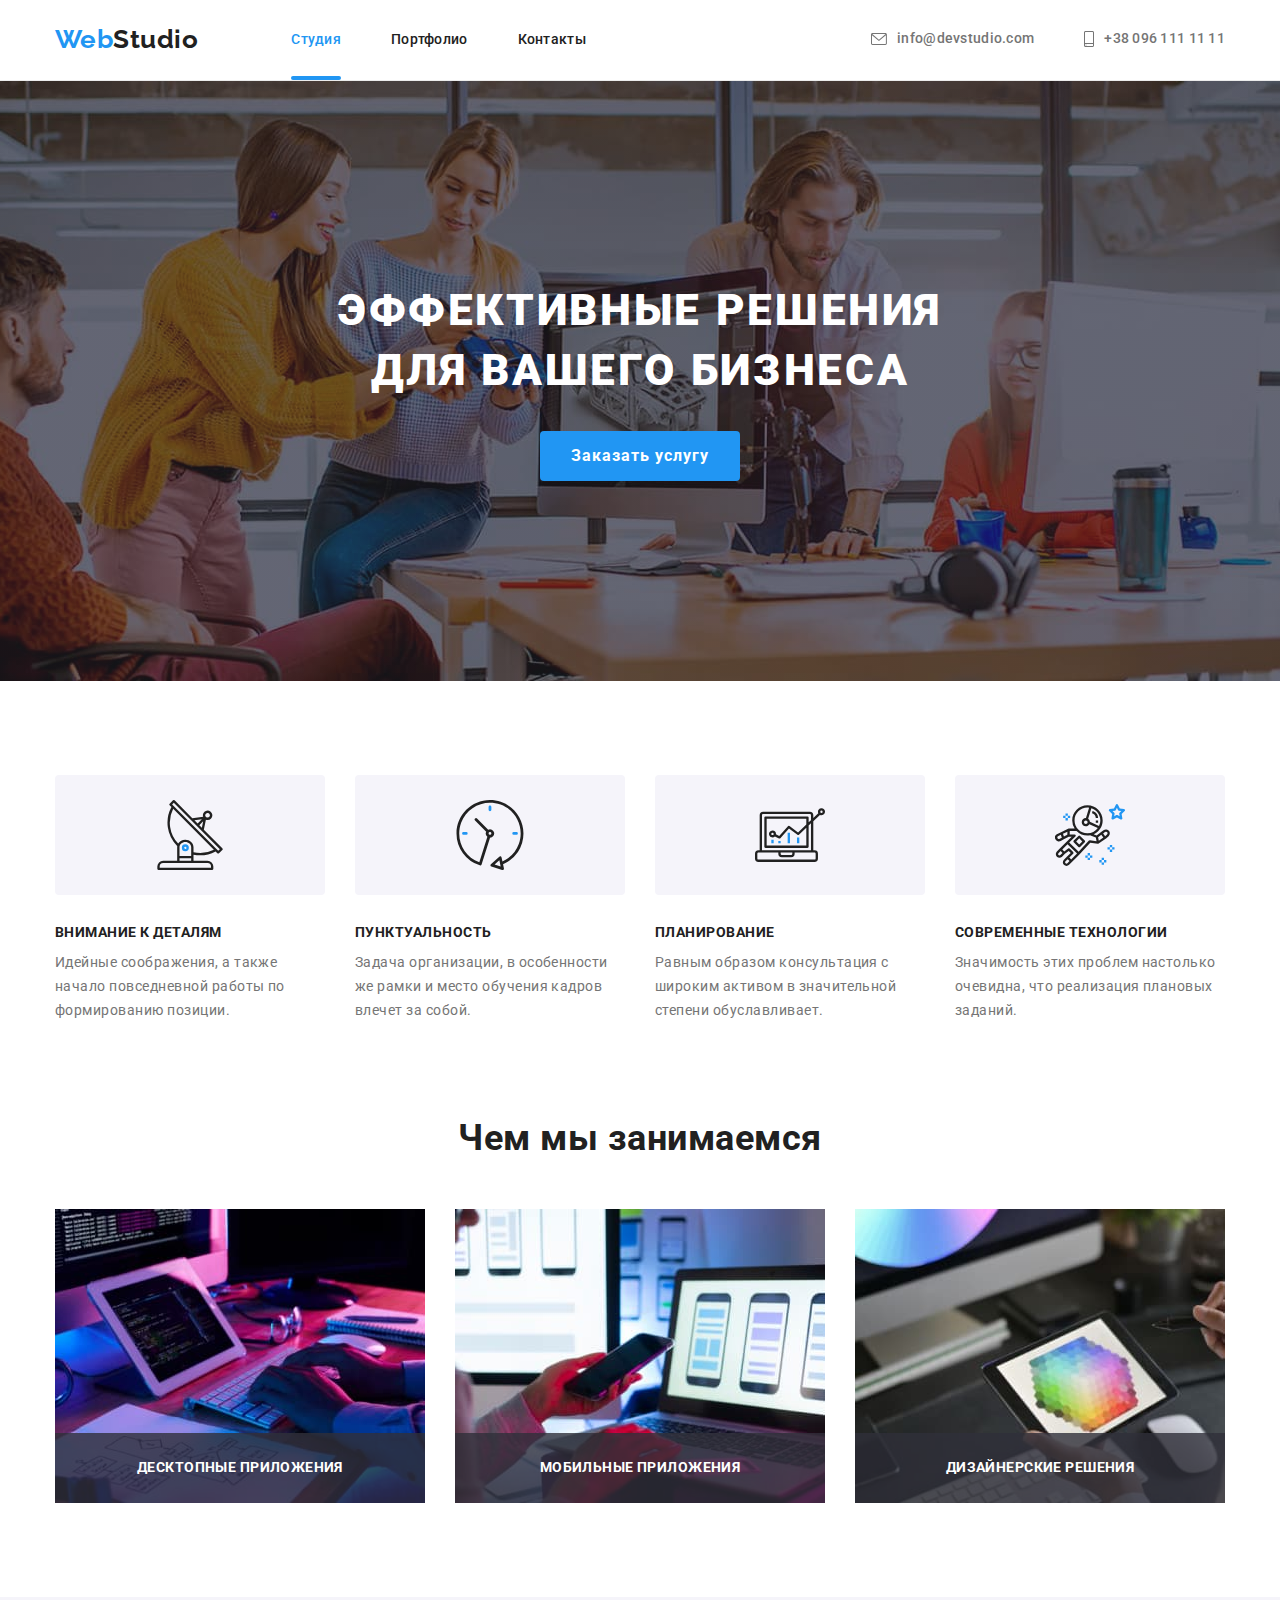
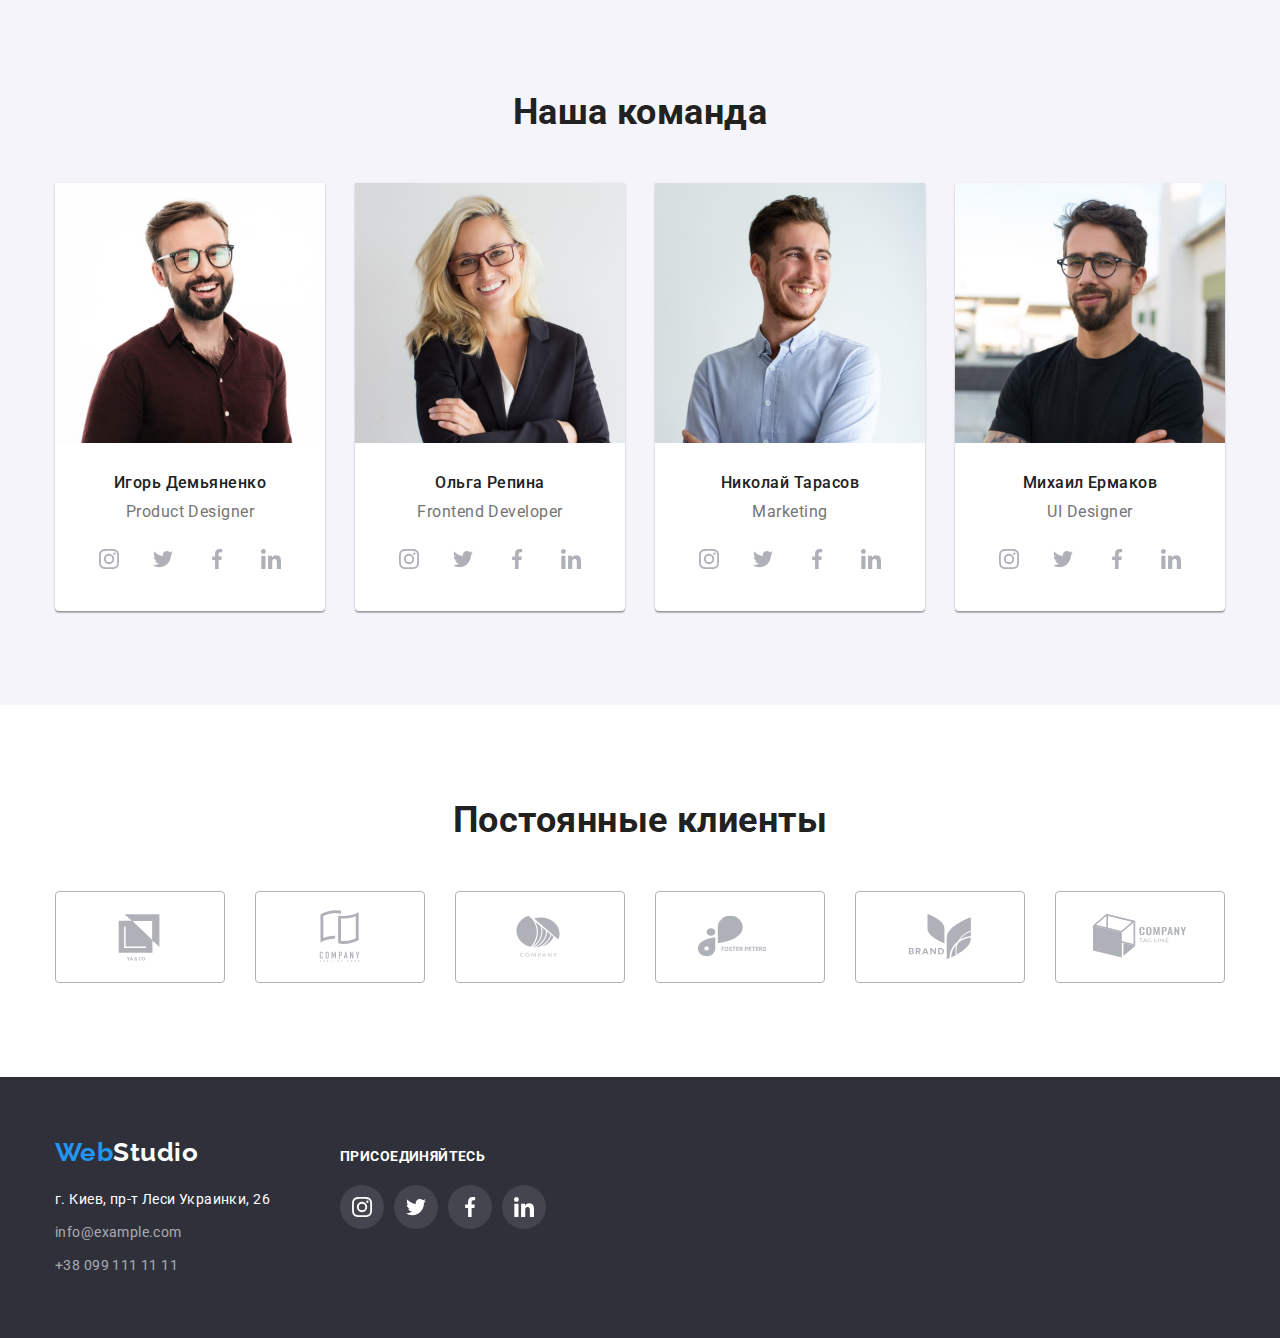
<file: index.html>
<!DOCTYPE html>
<html lang="ru">
<head>
    <meta charset="UTF-8">
    <meta http-equiv="X-UA-Compatible" content="IE=edge">
    <meta name="viewport" content="width=device-width, initial-scale=1.0">
    <title>Web studio</title>
    <link rel="preconnect" href="https://fonts.googleapis.com">
    <link rel="preconnect" href="https://fonts.gstatic.com" crossorigin>
    <link href="https://fonts.googleapis.com/css2?family=Raleway:wght@700&family=Roboto:wght@400;500;700;900&display=swap"
        rel="stylesheet">
    <link rel="stylesheet" href="https://cdnjs.cloudflare.com/ajax/libs/modern-normalize/1.1.0/modern-normalize.min.css">
    <link rel="stylesheet" href="./css/styles.css" />

</head>
<body class="body">

<!--Шапка сайта-->
    <header class="page-header">
        <div class="container">
            <nav class="main-nav">
                <a href="./index.html" class="header-logo">Web<span class="header-logo-span">Studio</span></a>
                    
                <ul class="site-nav list">
                    <li class="item"><a href="./index.html" class="site-nav-link active">Студия</a></li>
                    <li class="item"><a href="./portfolio.html" class="site-nav-link">Портфолио</a></li>
                    <li class="item"><a href="./" class="site-nav-link">Контакты</a></li>
                </ul>
            </nav>
                    
            <ul class="auth-nav list">
                <li class="item ">
                    <a href="mailto:info@devstudio.com" class="auth-nav-link">
                        <svg class="icon-envelope auth-nav-icon" width="16px" height="12px">
                        <use href="./images/icons.svg#icon-envelope"></use>
                        </svg>
                    info@devstudio.com</a>
                </li>
                <li class="item">
                    <a href="tel:+380961111111" class="auth-nav-link">
                        <svg class="icon-smartphone auth-nav-icon" width="10px" height="16px">
                        <use href="./images/icons.svg#icon-smartphone"></use>
                        </svg>
                    +38 096 111 11 11</a>
                </li>
            </ul>
        </div>
    </header>

 <!--Основной контент-->
    <main>

    <!--Герой-->
        <section class="hero">
            <div class="container">
                <div class="hero-banner">
                    <h1 class="hero-title">Эффективные решения <br /> для вашего бизнеса</h1>
                    <button type="button" class="hero-button" data-modal-open>Заказать услугу</button>
                </div>
            </div>
        </section>

    <!--Особенности-->
        <section class="section">
            <div class="container our-advantages">
                <h2 class="main-titel advantages-main-title">Наши особенности</h2>
                <ul class="list advantages-list">
                    <li class="item advantages-item">
                    <div class="advantages-box">
                        <svg class="icon" width="70" height="70">
                        <use href="./images/icons.svg#icon-antenna"></use>
                        </svg>
                    </div>

                    <h3 class="advantages-title">Внимание к деталям</h3>
                    <p class="advantages-text">
                    Идейные соображения, а также начало повседневной работы по формированию позиции.
                    </p>
                    </li>
                    <li class="item advantages-item">
                    <div class="advantages-box">
                        <svg class="icon"  width="70" height="70">
                        <use href="./images/icons.svg#icon-clock"></use>
                        </svg>
                    </div>
                    <h3 class="advantages-title">Пунктуальность</h3>
                    <p class="advantages-text">
                    Задача организации, в особенности же рамки и место обучения кадров влечет за собой.
                    </p>
                    </li>
                    <li class="item advantages-item">
                    <div class="advantages-box">
                        <svg class="icon"  width="70" height="70">
                        <use href="./images/icons.svg#icon-diagram"></use>
                        </svg>
                    </div>

                    <h3 class="advantages-title">Планирование</h3>
                    <p class="advantages-text">
                    Равным образом консультация с широким активом в значительной степени обуславливает.
                    </p>
                    </li>
                    <li class="item advantages-item">
                    <div class="advantages-box">
                        <svg class="icon"  width="70" height="70">
                        <use href="./images/icons.svg#icon-astronaut"></use>
                        </svg>
                    </div>
                    <h3 class="advantages-title">Современные технологии</h3>
                    <p class="advantages-text">
                    Значимость этих проблем настолько очевидна, что реализация плановых заданий.
                    </p>
                    </li>
                </ul>
            </div>
        </section>

    <!--Деятельность-->
        <section class="section our-work">
            <div class="container">
            <h2 class="main-titel work-main-title">Чем мы занимаемся</h2>
            <ul class="list work-list">
                <li class="item work-item">
                    <div  class="work-item-wrapper">
                        <img src="./images/img1.jpg" alt="Пишем код любой сложности" width="370" height="294">
                        <p class="work-text">Десктопные приложения</p>
                    </div>
                </li>
                <li class="item work-item">
                    <div  class="work-item-wrapper">
                        <img src="./images/img2.jpg" alt="Создаём мобильные предложения" width="370" height="294">    
                        <p class="work-text">Мобильные приложения</p>
                    </div>
                </li>
                <li class="item work-item">
                    <div  class="work-item-wrapper">
                        <img src="./images/img3.jpg" alt="Выполняем дизанейрские работы" width="370" height="294">
                        <p class="work-text">Дизайнерские решения</p>
                    </div>
                </li>
            </ul>
            </div>
        </section>
 
    <!--Команда-->
        <section class="section ourteam-section">
            <div class="container our-team">
                <h2 class="main-titel our-team-main-title">Наша команда</h2>
                <ul class="list team-list">
                    <li class="item team-item">
                        <img src="./images/img.jpg" alt="Игорь Демьяненко" width="270" height="260">
                        <div class="team-name-wrapper">
                            <h3 class="team-title">Игорь Демьяненко</h3>
                            <p class="team-text" lang="en">Product Designer</p>
                            <ul class="list social-links">
                                <li class="links-item">
                                    <a href="" class="social-links_social-items"> 
                                        <svg class="icon" width="20px" height="20px">
                                        <use href="./images/icons.svg#icon-instagram"></use>
                                        </svg>
                                    </a>
                                </li>
                                <li class="links-item">
                                    <a href="" class="social-links_social-items">
                                        <svg class="icon" width="20px" height="20px">
                                        <use href="./images/icons.svg#icon-twitter"></use>
                                        </svg>
                                    </a>
                                </li>
                                <li class="links-item">
                                    <a href="" class="social-links_social-items">
                                        <svg class="icon" width="20px" height="20px">
                                        <use href="./images/icons.svg#icon-facebook"></use>
                                        </svg>
                                    </a>
                                </li>
                                <li class="links-item">
                                    <a href="" class="social-links_social-items">

                                        <svg class="icon" width="20px" height="20px">
                                        <use href="./images/icons.svg#icon-linkedin"></use>
                                        </svg>
                                    </a>
                                </li>
                            </ul>
                        </div>
                    </li>

                    <li class="item team-item">
                        <img src="./images/img(1).jpg" alt="Ольга Репина" width="270" height="260">
                        <div class="team-name-wrapper">
                            <h3 class="team-title">Ольга Репина</h3>
                            <p class="team-text" lang="en">Frontend Developer</p>
                            <ul class="social-links list">
                                <li class="links-item">
                                    <a href="" class="social-links_social-items">
                                        <svg class="icon" width="20px" height="20px">
                                            <use href="./images/icons.svg#icon-instagram"></use>
                                        </svg>
                                    </a>
                                </li>
                                <li class="links-item">
                                    <a href="" class="social-links_social-items">
                                        <svg class="icon" width="20px" height="20px">
                                            <use href="./images/icons.svg#icon-twitter"></use>
                                        </svg>
                                    </a>
                                </li>
                                <li class="links-item">
                                    <a href="" class="social-links_social-items">
                                        <svg class="icon" width="20px" height="20px">
                                            <use href="./images/icons.svg#icon-facebook"></use>
                                        </svg>
                                    </a>
                                </li>
                                <li class="links-item">
                                    <a href="" class="social-links_social-items">

                                        <svg class="icon" width="20px" height="20px">
                                            <use href="./images/icons.svg#icon-linkedin"></use>
                                        </svg>
                                    </a>
                                </li>
                            </ul>
                        </div>
                    </li>

                    <li class="item team-item">
                        <img src="./images/img(2).jpg" alt="Николай Тарасов" width="270" height="260">
                        <div class="team-name-wrapper">
                            <h3 class="team-title">Николай Тарасов</h3>
                            <p class="team-text" lang="en">Marketing</p>
                            <ul class="list social-links">
                                <li class="links-item">
                                    <a href="" class="social-links_social-items">
                                        <svg class="icon" width="20px" height="20px">
                                            <use href="./images/icons.svg#icon-instagram"></use>
                                        </svg>
                                    </a>
                                </li>
                                <li class="links-item">
                                    <a href="" class="social-links_social-items">
                                        <svg class="icon" width="20px" height="20px">
                                            <use href="./images/icons.svg#icon-twitter"></use>
                                        </svg>
                                    </a>
                                </li>
                                <li class="links-item">
                                    <a href="" class="social-links_social-items">
                                        <svg class="icon" width="20px" height="20px">
                                            <use href="./images/icons.svg#icon-facebook"></use>
                                        </svg>
                                    </a>
                                </li>
                                <li class="links-item">
                                    <a href="" class="social-links_social-items">
                            
                                        <svg class="icon" width="20px" height="20px">
                                            <use href="./images/icons.svg#icon-linkedin"></use>
                                        </svg>
                                    </a>
                                </li>
                            </ul>
                        </div>
                    </li>

                    <li class="item team-item">
                        <img src="./images/img(3).jpg" alt="Михаил Ермаков" width="270" height="260">
                        <div class="team-name-wrapper">
                            <h3 class="team-title">Михаил Ермаков</h3>
                            <p class="team-text" lang="en">UI Designer</p>
                            <ul class="social-links list">
                                <li class="links-item">
                                    <a href="" class="social-links_social-items">
                                        <svg class="icon" width="20px" height="20px">
                                            <use href="./images/icons.svg#icon-instagram"></use>
                                        </svg>
                                    </a>
                                </li>
                                <li class="links-item">
                                    <a href="" class="social-links_social-items">
                                        <svg class="icon" width="20px" height="20px">
                                            <use href="./images/icons.svg#icon-twitter"></use>
                                        </svg>
                                    </a>
                                </li>
                                <li class="links-item">
                                    <a href="" class="social-links_social-items">
                                        <svg class="icon" width="20px" height="20px">
                                            <use href="./images/icons.svg#icon-facebook"></use>
                                        </svg>
                                    </a>
                                </li>
                                <li class="links-item">
                                    <a href="" class="social-links_social-items">
                            
                                        <svg class="icon" width="20px" height="20px">
                                            <use href="./images/icons.svg#icon-linkedin"></use>
                                        </svg>
                                    </a>
                                </li>
                            </ul>
                        </div>
                    </li>
                </ul>
            </div>
        </section>


    <!--Постоянные клиенты-->
        <section class="section clients-section">
            <div class="container">
                <h2 class="main-titel clients-main-titel">Постоянные клиенты</h2>
                <ul class="list clients-list">
                    <li class="clients-item">
                        <a href="" class="link clients-link">
                        <svg class="icon" width="106" height="60">
                        <use href="./images/icons.svg#icon-client1"></use>
                        </svg>
                        </a>
                    </li>
                    <li class="clients-item">
                        <a href="" class="link clients-link">
                        <svg class="icon" width="106" height="60">
                        <use href="./images/icons.svg#icon-client2"></use>
                        </svg>
                        </a>
                    </li>
                    <li class="clients-item">
                        <a href="" class="link clients-link">
                            <svg class="icon" width="106" height="60">
                                <use href="./images/icons.svg#icon-client3"></use>
                            </svg>
                        </a>
                    </li>
                    <li class="clients-item">
                        <a href="" class="link clients-link">
                            <svg class="icon" width="106" height="60">
                                <use href="./images/icons.svg#icon-client4"></use>
                            </svg>
                        </a>
                    </li>
                    <li class="clients-item">
                        <a href="" class="link clients-link">
                            <svg class="icon" width="106" height="60">
                                <use href="./images/icons.svg#icon-client5"></use>
                            </svg>
                        </a>
                    </li>
                    <li class="clients-item">
                        <a href="" class="link clients-link">
                            <svg class="icon" width="106" height="60">
                            <use href="./images/icons.svg#icon-client6"></use>
                            </svg>
                        </a>    
                    </li>                
                </ul>
            </div>
        </section>
    </main>

<!--Подвал-->
    <footer class="footer">
        <div class="container">
            <address class="footer-address">
            <a class="footer-logo" href="./index.html">Web<span class="footer-logo span">Studio</span></a>
                <ul class="address list">
                    <li class="item-address">
                        <a href="https://goo.gl/maps/AirsbdC57sYQPZAz8" target="_blank" rel="noopener noreferrer"
                            class="footer-link address">г. Киев, пр-т Леси Украинки, 26
                        </a>
                    </li>
                    <li class="item-address"><a href="mailto:info@dexample.com" class="footer-link link">info@example.com</a></li>
                    <li class="item-address"><a href="tel:+380991111111" class="footer-link link">+38 099 111 11 11</a></li>
                </ul>
            </address>

            <div class="connect">
                <h2 class="connect-title title">присоединяйтесь</h2>
                <ul class="connect-links list">
                    <li class="links-item">
                        <a href="" class="connect-links_social-items">
                        <svg class="icon" width="20px" height="20px">
                        <use href="./images/icons.svg#icon-instagram"></use>
                        </svg>
                        </a>
                    </li>
                    <li class="links-item">
                        <a href="" class="connect-links_social-items">
                        <svg class="icon" width="20px" height="20px">
                        <use href="./images/icons.svg#icon-twitter"></use>
                        </svg>
                        </a>
                    </li>
                    <li class="links-item">
                        <a href="" class="connect-links_social-items">
                        <svg class="icon" width="20px" height="20px">
                        <use href="./images/icons.svg#icon-facebook"></use>
                        </svg>
                        </a>
                    </li>
                    <li class="links-item">
                        <a href="" class="connect-links_social-items">
                        <svg class="icon" width="20px" height="20px">
                        <use href="./images/icons.svg#icon-linkedin"></use>
                        </svg>
                        </a>
                    </li>
                </ul>
            </div>
        </div>
    </footer>

    <div class="backdrop is-hidden" data-modal>
        <div class="modal">
            <button class="modal-close-button" type="button" data-modal-close>
            <svg class="close-icon" width="18px" height="18px">
                <use href="./images/icons.svg#icon-close"></use>
            </svg>
            </button>
        </div>
    </div>


    <script src="./js/modal.js"></script>
</body>
</html>
</file>
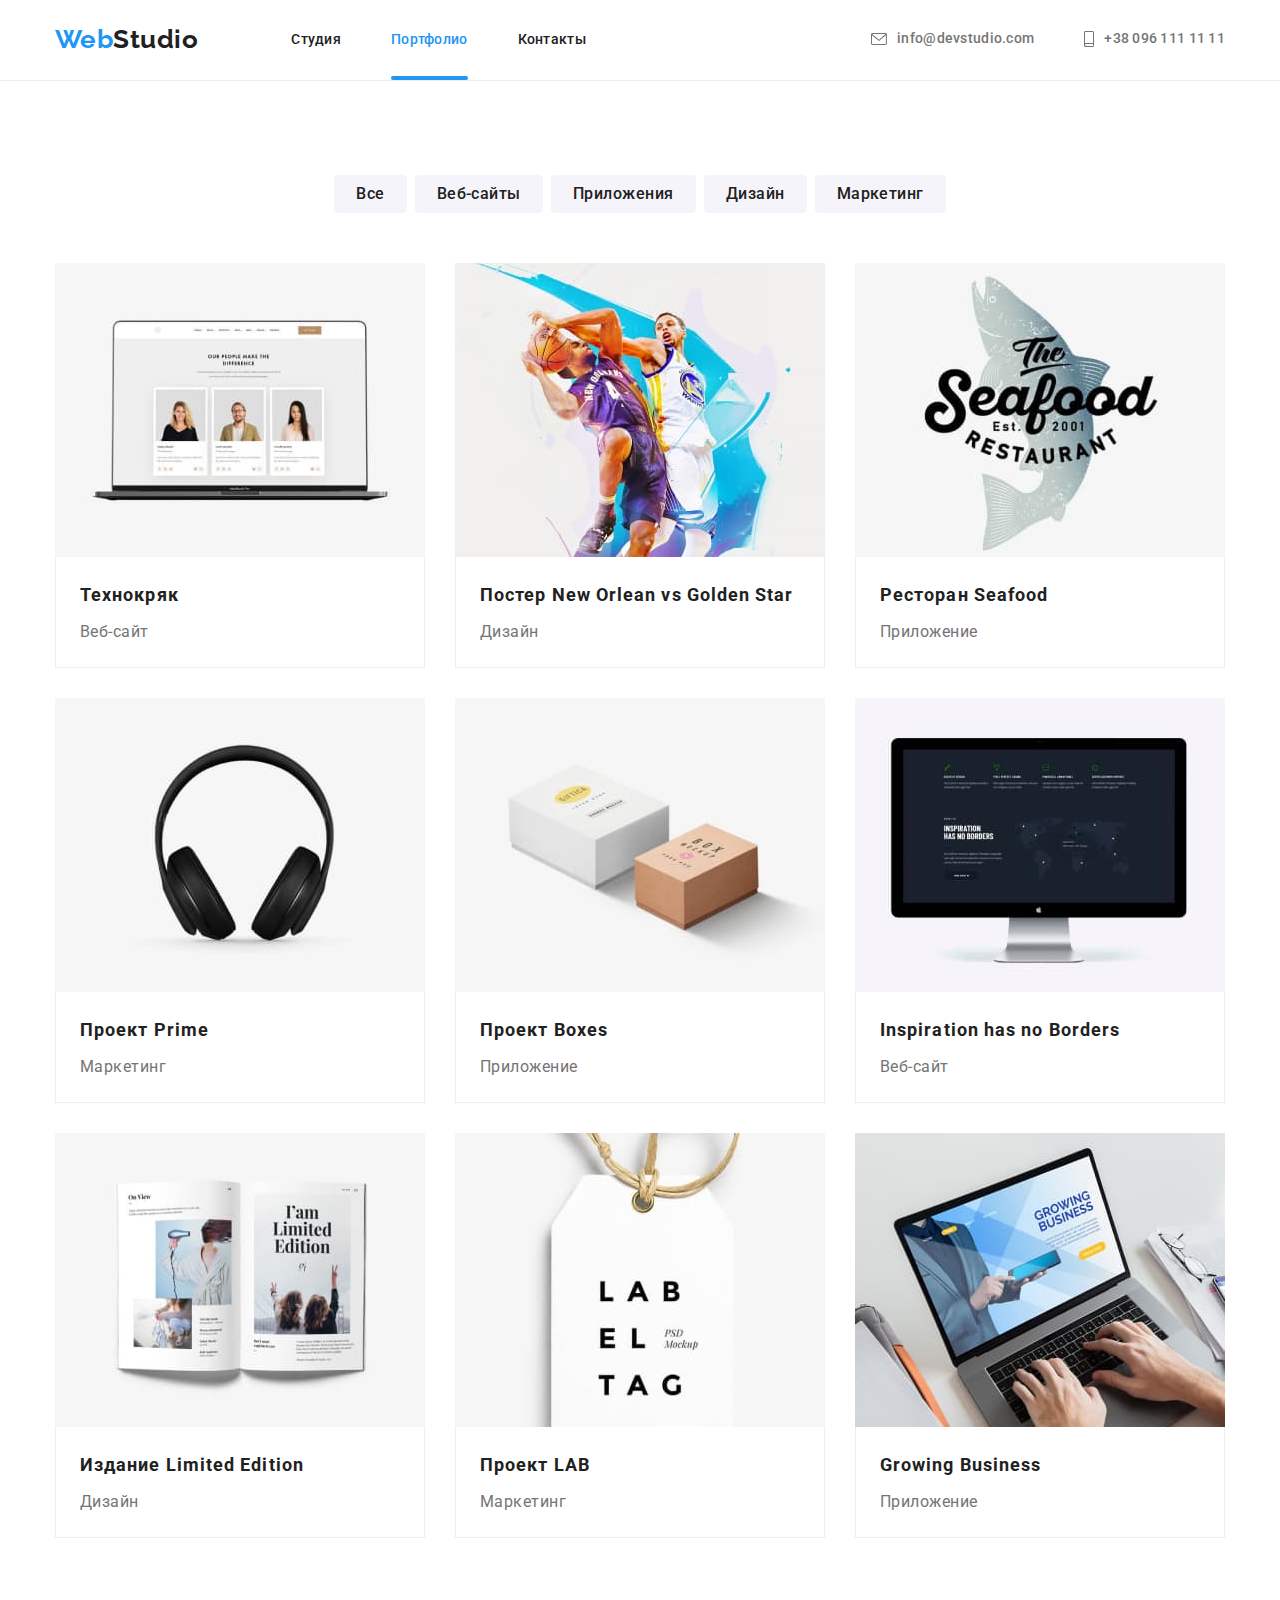
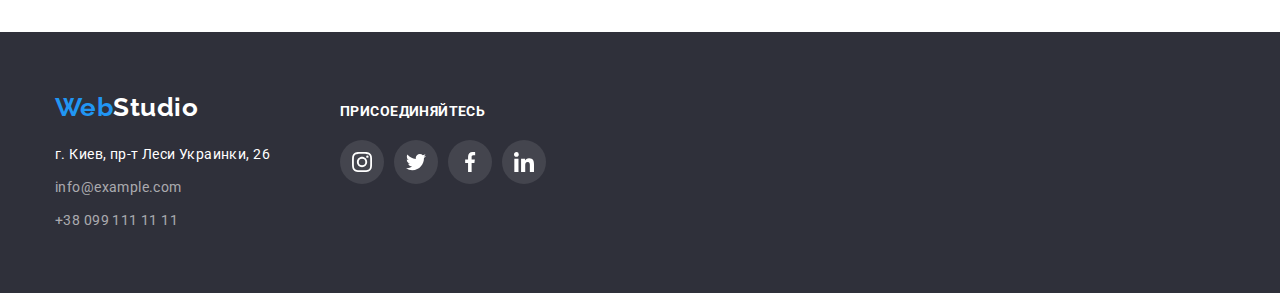
<file: portfolio.html>
<!DOCTYPE html>
<html lang="ru">

<head>
    <meta charset="UTF-8">
    <meta http-equiv="X-UA-Compatible" content="IE=edge">
    <meta name="viewport" content="width=device-width, initial-scale=1.0">
    <title>Web studio</title>
    <link rel="preconnect" href="https://fonts.googleapis.com">
    <link rel="preconnect" href="https://fonts.gstatic.com" crossorigin>
    <link href="https://fonts.googleapis.com/css2?family=Raleway:wght@700&family=Roboto:wght@400;500;700;900&display=swap"
        rel="stylesheet">
    <link rel="stylesheet" href="https://cdnjs.cloudflare.com/ajax/libs/modern-normalize/1.1.0/modern-normalize.min.css">
    <link rel="stylesheet" href="./css/styles.css" />
</head>

<body class="body">

    <!--Шапка сайта-->
    <header class="page-header">
        <div class="container">
            <nav class="main-nav">
                <a href="./index.html" class="header-logo">Web<span class="header-logo-span">Studio</span></a>
    
                <ul class="site-nav list">
                    <li class="item"><a href="./index.html" class="site-nav-link">Студия</a></li>
                    <li class="item"><a href="./portfolio.html" class="site-nav-link active">Портфолио</a></li>
                    <li class="item"><a href="./" class="site-nav-link">Контакты</a></li>
                </ul>
            </nav>
    
            <ul class="auth-nav list">
                <li class="item ">
                    <a href="mailto:info@devstudio.com" class="auth-nav-link">
                        <svg class="icon-envelope auth-nav-icon" width="16px" height="12px">
                            <use href="./images/icons.svg#icon-envelope"></use>
                        </svg>
                        info@devstudio.com</a>
                </li>
                <li class="item">
                    <a href="tel:+380961111111" class="auth-nav-link">
                        <svg class="icon-smartphone auth-nav-icon" width="10px" height="16px">
                            <use href="./images/icons.svg#icon-smartphone"></use>
                        </svg>
                        +38 096 111 11 11</a>
                </li>
            </ul>
        </div>
    </header>

    <!--Основной контент-->
    <main>

        <!-- Портфолио -->
        <section class="section">
            <h1 class="section-title-our-portfolio">Портфолио проектов</h1>
            <div class="container">
                <ul class="list filters-list">
                    <li class="item filters-item">
                        <button type="button" class="filter-button">Все</button>
                    </li>
                    <li class="item filters-item">
                        <button type="button" class="filter-button">Веб-сайты</button>
                    </li>
                    <li class="item filters-item">
                        <button type="button" class="filter-button">Приложения</button>
                    </li>
                    <li class="item filters-item">
                        <button type="button" class="filter-button">Дизайн</button>
                    </li>
                    <li class="item filters-item">
                        <button type="button" class="filter-button">Маркетинг</button>
                    </li>
                </ul>

                <ul class="list projects-list">
                    <li class="item projects-item">
                        <a href="" class="projects-link">
                            <div class="projects-img-wrapper">
                                <img src="./images/portfolio/technocrack.jpg" alt="Лаптоп с картинками людей" width="370" height="294">
                                <p class="projects-img-text">Ресурс предлагает комплексные предложения с разным уровнем функционала и сервисов. Все это позволит посетителю получить
                                исчерпывающие сведения о компании или частном лице.</p>
                            </div>
                        <div class="projects-card-wrapper">
                            <h2 class="title projects-title">Технокряк</h2>
                            <p class="text projects-text">Веб-сайт</p>
                        </div>
                        </a>
                    </li>
                    <li class="item projects-item">
                        <a href="" class="projects-link">
                            <div class="projects-img-wrapper">
                                <img src="./images/portfolio/neworleanvsgoldenstar.jpg" alt="Баскетболисты боряться за мячь" width="370"
                                    height="294">
                                <p class="projects-img-text">Ресурс предлагает комплексные предложения с разным уровнем функционала и сервисов. Все
                                    это позволит посетителю получить
                                    исчерпывающие сведения о компании или частном лице.</p>
                            </div>
                        <div class="projects-card-wrapper">
                            <h2 class="title projects-title">Постер <span lang="en">New Orlean vs Golden Star</span></h2>
                            <p class="text projects-text">Дизайн</p>
                        </div>
                        </a>
                    </li>
                    <li class="item projects-item">
                        <a href="" class="projects-link">
                            <div class="projects-img-wrapper">
                                <img src="./images/portfolio/seafood.jpg" alt="Название ресторана с рыбой на фоне" width="370" height="294">
                                <p class="projects-img-text">Ресурс предлагает комплексные предложения с разным уровнем функционала и сервисов. Все
                                    это позволит посетителю получить
                                    исчерпывающие сведения о компании или частном лице.</p>
                            </div>
                        <div class="projects-card-wrapper">
                            <h2 class="title projects-title">Ресторан <span lang="en">Seafood</span></h2>
                            <p class="text projects-text">Приложение</p>
                        </div>
                        </a>
                    </li>
                    <li class="item projects-item">
                        <a href="" class="projects-link">
                            <div class="projects-img-wrapper">
                                <img src="./images/portfolio/prime.jpg" alt="Наушники" width="370" height="294">
                                <p class="projects-img-text">Ресурс предлагает комплексные предложения с разным уровнем функционала и сервисов. Все
                                    это позволит посетителю получить
                                    исчерпывающие сведения о компании или частном лице.</p>
                            </div>
                        <div class="projects-card-wrapper">
                            <h2 class="title projects-title">Проект <span lang="en">Prime</span></h2>
                            <p class="text projects-text">Маркетинг</p>
                        </div>
                        </a>
                    </li>
                    <li class="item projects-item">
                        <a href="" class="projects-link">
                            <div class="projects-img-wrapper">
                                <img src="./images/portfolio/boxes.jpg" alt="Две небольшие коробки" width="370" height="294">
                                <p class="projects-img-text">Ресурс предлагает комплексные предложения с разным уровнем функционала и сервисов. Все
                                    это позволит посетителю получить
                                    исчерпывающие сведения о компании или частном лице.</p>
                            </div>
                        <div class="projects-card-wrapper">
                            <h2 class="title projects-title">Проект <span lang="en">Boxes</span></h2>
                            <p class="text projects-text">Приложение</p>
                        </div>
                        </a>
                    </li>
                    <li class="item projects-item">
                        <a href="" class="projects-link">
                            <div class="projects-img-wrapper">
                                <img src="./images/portfolio/hasnoborders.jpg" alt="Компьютер с картой мира" width="370" height="294">
                                <p class="projects-img-text">Ресурс предлагает комплексные предложения с разным уровнем функционала и сервисов. Все
                                    это позволит посетителю получить
                                    исчерпывающие сведения о компании или частном лице.</p>
                            </div>
                        <div class="projects-card-wrapper">
                            <h2 class="title projects-title"><span lang="en">Inspiration has no Borders</span></h2>
                            <p class="text projects-text">Веб-сайт</p>
                        </div>
                        </a>
                    </li>
                    <li class="item projects-item">
                        <a href="" class="projects-link">
                            <div class="projects-img-wrapper">
                                <img src="./images/portfolio/limitededition.jpg" alt="Книга с картинками" width="370" height="294">
                                <p class="projects-img-text">Ресурс предлагает комплексные предложения с разным уровнем функционала и сервисов. Все
                                    это позволит посетителю получить
                                    исчерпывающие сведения о компании или частном лице.</p>
                            </div>
                        <div class="projects-card-wrapper">
                            <h2 class="title projects-title">Издание <span lang="en">Limited Edition</span></h2>
                            <p class="text projects-text">Дизайн</p>
                        </div>
                        </a>
                    </li>
                    <li class="item projects-item">
                        <a href="" class="projects-link">
                            <div class="projects-img-wrapper">
                                <img src="./images/portfolio/lab.jpg" alt="бирка с надписью" width="370" height="294">
                                <p class="projects-img-text">Ресурс предлагает комплексные предложения с разным уровнем функционала и сервисов. Все
                                    это позволит посетителю получить
                                    исчерпывающие сведения о компании или частном лице.</p>
                            </div>
                        <div class="projects-card-wrapper">
                            <h2 class="title projects-title">Проект <span lang="en">LAB</span></h2>
                            <p class="text projects-text">Маркетинг</p>
                        </div>
                        </a>
                    </li>
                    <li class="item projects-item">
                        <a href="" class="projects-link">
                            <div class="projects-img-wrapper">
                                <img src="./images/portfolio/growingbusiness.jpg" alt="Лаптоп на экране человек с телефоном и надпись Growing business" width="370" height="294">
                                <p class="projects-img-text">Ресурс предлагает комплексные предложения с разным уровнем функционала и сервисов. Все
                                    это позволит посетителю получить
                                    исчерпывающие сведения о компании или частном лице.</p>
                                </div>
                        <div class="projects-card-wrapper">
                            <h2 class="title projects-title"><span lang="en">Growing Business</span></h2>
                            <p class="text projects-text">Приложение</p></div>
                        </a>
                    </li>
                </ul>
            </div>
        </section>

    </main>

    <!--Подвал-->
    <footer class="footer">
        <div class="container">
            <address class="footer-address">
                <a class="footer-logo" href="./index.html">Web<span class="footer-logo span">Studio</span></a>
                <ul class="address list">
                    <li class="item-address">
                        <a href="https://goo.gl/maps/AirsbdC57sYQPZAz8" target="_blank" rel="noopener noreferrer"
                            class="footer-link address">г. Киев, пр-т Леси Украинки, 26
                        </a>
                    </li>
                    <li class="item-address"><a href="mailto:info@dexample.com"
                            class="footer-link link">info@example.com</a></li>
                    <li class="item-address"><a href="tel:+380991111111" class="footer-link link">+38 099 111 11 11</a></li>
                </ul>
            </address>
    
            <div class="connect">
                <h2 class="connect-title">присоединяйтесь</h2>
                <ul class="connect-links list">
                    <li class="links-item">
                        <a href="" class="connect-links_social-items">
                            <svg class="icon" width="20px" height="20px">
                                <use href="./images/icons.svg#icon-instagram"></use>
                            </svg>
                        </a>
                    </li>
                    <li class="links-item">
                        <a href="" class="connect-links_social-items">
                            <svg class="icon" width="20px" height="20px">
                                <use href="./images/icons.svg#icon-twitter"></use>
                            </svg>
                        </a>
                    </li>
                    <li class="links-item">
                        <a href="" class="connect-links_social-items">
                            <svg class="icon" width="20px" height="20px">
                                <use href="./images/icons.svg#icon-facebook"></use>
                            </svg>
                        </a>
                    </li>
                    <li class="links-item">
                        <a href="" class="connect-links_social-items">
                            <svg class="icon" width="20px" height="20px">
                                <use href="./images/icons.svg#icon-linkedin"></use>
                            </svg>
                        </a>
                    </li>
                </ul>
            </div>
        </div>
    </footer>
</body>



</html>
</file>
<file: css/styles.css>
:root {
  --main-color: #757575;
  --secondary-color: #212121;
  --extra-color: #f5f4fa;

  --accent-color: #2196f3;
  --white-color: #ffffff;
  --grey-color: #2f303a;

  --icons-color: #afb1b8;
}

.body {
  background-color: var(--white-color);
  color: var(--main-color);

  font-family: Roboto, sans-serif;
  letter-spacing: 0.03em;
}

.list {
  list-style: none;
}

h1,
h2,
h3,
h4,
h5,
h6,
p {
  margin: 0;
}

ul,
li {
  padding: 0;
  margin: 0;
}

img {
  display: block;
}

.container {
  width: 1200px;
  margin-left: auto;
  margin-right: auto;
  padding-left: 15px;
  padding-right: 15px;
}

/* PAGE-HEADER */

.page-header {
  border-bottom: 1px solid #ececec;
  padding-top: 24px;
  padding-bottom: 25px;
}

.page-header .container {
  display: flex;
}

/* NAV */

.main-nav,
.auth-nav,
.site-nav {
  display: flex;
  align-items: center;
}

.header-logo {
  margin-right: 93px;
}

.header-logo,
.footer-logo {
  color: var(--accent-color);

  font-family: Raleway, sans-serif;
  font-weight: 700;
  font-size: 26px;
  line-height: 1.19;
  text-decoration: none;
}

.header-logo-span {
  color: var(--secondary-color);
}

.site-nav .item + .item {
  margin-left: 50px;
}

.site-nav-link {
  position: relative;

  color: var(--secondary-color);

  font-weight: 500;
  font-size: 14px;
  line-height: 1.14;
  letter-spacing: 0.02em;
  text-decoration: none;

  transition: color 250ms cubic-bezier(0.4, 0, 0.2, 1);
}

.site-nav-link.active {
  color: var(--accent-color);
}

.site-nav-link.active::after {
  content: '';
  display: inline-block;
  width: 100%;
  height: 4px;

  position: absolute;
  bottom: 0;
  left: 0;
  transform: translatey(33px);

  background-color: var(--accent-color);
  border-radius: 2px;
}

.site-nav-link:hover,
.site-nav-link:focus {
  color: var(--accent-color);
}

.auth-nav .item:last-child {
  margin-left: 50px;
}

.auth-nav {
  margin-left: auto;
}

.auth-nav .item {
  fill: var(--main-color);
}

.auth-nav-link {
  display: flex;
  align-items: center;
  color: inherit;

  font-weight: 500;
  font-size: 14px;
  line-height: 1.14;
  letter-spacing: 0.02em;
  list-style: none;
  text-decoration: none;

  transition: color 250ms cubic-bezier(0.4, 0, 0.2, 1), fill 250ms cubic-bezier(0.4, 0, 0.2, 1);
}

.auth-nav-icon {
  margin-right: 10px;
}

.auth-nav-link:hover,
.auth-nav-link:focus {
  color: var(--accent-color);
  fill: var(--accent-color);
}

/* HERO */

.hero {
  padding-top: 200px;
  padding-bottom: 200px;
  margin-left: auto;
  margin-right: auto;
  max-width: 1600px;
  height: 600px;

  background-color: var(--grey-color);
  background-position: center;
  background-repeat: no-repeat;
  background-size: cover;
  background-image: linear-gradient(rgba(47, 48, 58, 0.4), rgba(47, 48, 58, 0.4)),
    url('../images/banner-img.jpg');
}
.hero-title {
  margin-bottom: 30px;

  color: var(--white-color);
  font-weight: 900;
  font-size: 44px;
  line-height: 1.36;
  text-align: center;
  letter-spacing: 0.06em;
  text-transform: uppercase;
}

/* BUTTONS */
.hero-button {
  min-width: 200px;
  display: block;
  padding: 10px 22px 10px 22px;
  margin-left: auto;
  margin-right: auto;

  color: var(--white-color);
  background-color: var(--accent-color);

  font-family: roboto, sans-serif;
  font-weight: 700;
  font-size: 16px;
  line-height: 1.88;
  border-radius: 4px;

  border-style: hidden;
  letter-spacing: 0.06em;

  cursor: pointer;

  transition: background-color 250ms cubic-bezier(0.4, 0, 0.2, 1);
}

.hero-button:hover,
.hero-button:focus {
  background-color: #188ce8;
}

.filter-button {
  padding: 6px 22px 6px 22px;

  color: var(--secondary-color);
  background-color: var(--extra-color);

  font-family: roboto, sans-serif;
  font-weight: 500;
  font-size: 16px;
  line-height: 1.62;
  letter-spacing: 0.03em;
  border-radius: 4px;
  border: none;
  cursor: pointer;

  transition: color 250ms cubic-bezier(0.4, 0, 0.2, 1),
    background-color 250ms cubic-bezier(0.4, 0, 0.2, 1),
    box-shadow 250ms cubic-bezier(0.4, 0, 0.2, 1);
}

.filter-button:hover,
.filter-button:focus {
  color: var(--white-color);
  background-color: var(--accent-color);
  box-shadow: 0px 3px 1px rgba(0, 0, 0, 0.1), 0px 1px 2px rgba(0, 0, 0, 0.08),
    0px 2px 2px rgba(0, 0, 0, 0.12);
}

.filter-button.active {
  box-shadow: 0px 3px 1px rgba(0, 0, 0, 0.1), 0px 1px 2px rgba(0, 0, 0, 0.08),
    0px 2px 2px rgba(0, 0, 0, 0.12);
  border-radius: 4px;

  color: var(--white-color);
  background-color: var(--accent-color);
}

.modal-close-button {
  display: flex;
  justify-content: center;
  align-items: center;

  position: absolute;
  top: 8px;
  right: 8px;

  width: 30px;
  height: 30px;
  border: 1px solid rgba(0, 0, 0, 0.1);
  border-radius: 50%;

  padding: 0px;

  cursor: pointer;

  background-color: var(--white-color);
}

.close-icon {
  fill: #000000;
}

/* SECTION  */

.section .main-titel {
  color: var(--secondary-color);

  font-weight: 700;
  font-size: 36px;
  line-height: 1.17;
  text-align: center;
}

.section {
  padding-top: 94px;
  padding-bottom: 94px;
}

/* VISUALI HIDDEN */

.advantages-main-title {
  position: absolute;
  width: 1px;
  height: 1px;
  margin: -1px;
  border: 0;
  padding: 0;
  white-space: nowrap;
  clip-path: inset(100%);
  clip: rect(0 0 0 0);
  overflow: hidden;
}

/* ADVANTAGES */
.advantages-list {
  display: flex;
}

.advantages-item {
  margin-right: 30px;
  width: calc((100% - 90px) / 4);
}

.advantages-item:nth-child(4n) {
  margin-right: 0;
}

.advantages-title {
  color: var(--secondary-color);

  margin-top: 30px;
  font-weight: 700;
  font-size: 14px;
  line-height: 1.14;
  text-transform: uppercase;
}

.advantages-text {
  margin-top: 10px;
  font-size: 14px;
  line-height: 1.71;
}

.advantages-box {
  display: flex;
  justify-content: center;
  align-items: center;
  height: 120px;

  border-radius: 4px;
  background-color: var(--extra-color);
}

/* OUR-WORK */

.our-work {
  padding-top: 0px;
}

.work-list {
  margin-top: 50px;
  display: flex;
}

.work-item:not(:last-child) {
  margin-right: 30px;
}

.work-item-wrapper {
  position: relative;
}

.work-text {
  position: absolute;
  left: 0px;
  bottom: 0px;

  display: flex;
  justify-content: center;
  align-items: center;

  width: 100%;
  height: 70px;

  font-weight: 700;
  font-size: 14px;
  line-height: 1.14;
  text-align: center;
  letter-spacing: 0.03em;
  text-transform: uppercase;

  background-color: rgba(47, 48, 58, 0.8);
  color: var(--white-color);
}

/* TEAM */

.ourteam-section {
  background-color: var(--extra-color);
}

.team-list,
.social-links {
  display: flex;
}

.team-item {
  width: calc((100% -90px) / 4);
  margin-right: 30px;

  box-shadow: 0px 1px 3px rgba(0, 0, 0, 0.12), 0px 1px 1px rgba(0, 0, 0, 0.14),
    0px 2px 1px rgba(0, 0, 0, 0.2);
  border-radius: 0px 0px 4px 4px;

  background-color: var(--white-color);
  text-align: center;
}

.team-item:nth-child(4n) {
  margin-right: 0px;
}

.team-list {
  margin-top: 50px;
}

.team-name-wrapper {
  padding-top: 30px;
  padding-bottom: 30px;
}

.team-text {
  font-size: 16px;
  line-height: 1.19;
}

.team-title {
  margin-bottom: 10px;

  color: var(--secondary-color);

  font-weight: 500;
  font-size: 16px;
  line-height: 1.19;
  letter-spacing: 0.03em;
}

.social-links {
  display: flex;
  justify-content: center;
}

.social-links_social-items {
  display: flex;
  justify-content: center;
  align-items: center;

  width: 44px;
  height: 44px;
  border-radius: 50%;
  background-color: var(--white-color);

  fill: var(--icons-color);

  transition: background-color 250ms cubic-bezier(0.4, 0, 0.2, 1);
}

.social-links {
  margin-top: 16px;
}

.social-links .links-item:not(:last-child) {
  margin-right: 10px;
}

.social-links_social-items:hover,
.social-links_social-items:focus {
  background-color: var(--accent-color);
}

.social-links_social-items .icon {
  transition: fill 250ms cubic-bezier(0.4, 0, 0.2, 1);
}

.social-links_social-items:hover .icon,
.social-links_social-items:focus .icon {
  fill: var(--white-color);
}
/* CLIENTS */

.clients-list {
  display: flex;
  margin-top: 50px;
}

.clients-item:not(:last-child) {
  margin-right: 30px;
}
.clients-link {
  display: flex;
  justify-content: center;
  align-items: center;
  width: 170px;
  height: 92px;

  border: 1px solid var(--icons-color);
  border-radius: 4px;

  fill: var(--icons-color);

  transition: border 250ms cubic-bezier(0.4, 0, 0.2, 1);
}

.clients-link:hover,
.clients-link:focus {
  border: 1px solid var(--accent-color);
}

.clients-link .icon {
  transition: fill 250ms cubic-bezier(0.4, 0, 0.2, 1);
}

.clients-link:hover .icon,
.clients-link:focus .icon {
  fill: var(--accent-color);
}

/* PROJECTS PORTFOLIO */

.section-title-our-portfolio {
  position: absolute;
  width: 1px;
  height: 1px;
  margin: -1px;
  border: 0;
  padding: 0;
  white-space: nowrap;
  clip-path: inset(100%);
  clip: rect(0 0 0 0);
  overflow: hidden;
}

.filters-list {
  display: flex;
  justify-content: center;
}

.filters-item:not(:last-child) {
  margin-right: 8px;
}

.projects-list {
  display: flex;
  flex-wrap: wrap;

  margin-top: 50px;
}

.projects-item {
  margin-right: 30px;
  margin-bottom: 30px;
}

.projects-item:nth-child(3n) {
  margin-right: 0px;
}

.projects-item:nth-last-child(-n + 3) {
  margin-bottom: 0px;
}

.projects-link {
  display: block;
  color: var(--main-color);

  font-size: 16px;
  line-height: 1.88;
  text-decoration: none;

  transition: box-shadow 250ms cubic-bezier(0.4, 0, 0.2, 1);
}

.projects-link:hover,
.projects-link:focus {
  box-shadow: 0px 1px 1px rgba(0, 0, 0, 0.12), 0px 4px 4px rgba(0, 0, 0, 0.06),
    1px 4px 6px rgba(0, 0, 0, 0.16);
}

.projects-card-wrapper {
  padding: 20px 24px 20px 24px;

  border: 1px solid #eeeeee;
  border-top: none;
}

.projects-title {
  color: var(--secondary-color);

  font-weight: 700;
  font-size: 18px;
  line-height: 2;
  letter-spacing: 0.06em;
  text-align: left;
}

.projects-text {
  margin-top: 4px;
}

.projects-img-wrapper {
  display: block;
  width: 100%;
  height: 100%;

  position: relative;

  overflow-y: hidden;
}

.projects-img-text {
  position: absolute;

  padding: 63px 24px;

  font-weight: 400;
  font-size: 18px;
  line-height: 1.6;
  /* or 156% */

  letter-spacing: 0.03em;
  color: var(--white-color);
  background-color: rgba(33, 150, 243, 0.9);

  transition: transform 250ms cubic-bezier(0.4, 0, 0.2, 1);
}

.projects-link:hover .projects-img-text,
.projects-link:focus .projects-img-text {
  transform: translatey(-100%);
}

/* CONNECT */

.connect-title {
  font-weight: 700;
  font-size: 14px;
  line-height: 1.14;
  letter-spacing: 0.03em;
  text-transform: uppercase;

  color: #ffffff;
}

.connect {
  margin-left: 70px;
}

.connect-links {
  display: flex;
  margin-top: 20px;
}

.connect-links_social-items {
  display: flex;
  justify-content: center;
  align-items: center;

  width: 44px;
  height: 44px;
  border-radius: 50%;
  background-color: rgba(255, 255, 255, 0.1);

  fill: var(--white-color);

  transition: background-color 250ms cubic-bezier(0.4, 0, 0.2, 1);
}

.connect-links .links-item:not(:last-child) {
  margin-right: 10px;
}

.connect-links_social-items:hover,
.connect-links_social-items:focus {
  background-color: var(--accent-color);
}

/* BACKDROP */

.backdrop {
  position: fixed;
  width: 100%;
  height: 100%;
  top: 0;
  left: 0;

  background-color: rgba(0, 0, 0, 0.2);

  transition: opacity 1000ms cubic-bezier(0.4, 0, 0.2, 1),
    visibility 1000ms cubic-bezier(0.4, 0, 0.2, 1);
}

.backdrop.is-hidden {
  opacity: 0;
  visibility: hidden;
  pointer-events: none;
}

/* MODAL */

.modal {
  position: absolute;
  width: 528px;
  height: 581px;
  top: 50%;
  left: 50%;
  transform: translate(-50%, -50%);

  background-color: var(--white-color);
}

/* FOOTER */

.footer {
  padding-top: 60px;
  padding-bottom: 60px;

  background-color: var(--grey-color);
  margin-right: auto;
  margin-left: auto;
}

.footer .container {
  display: flex;
  align-items: baseline;
}

.footer-logo {
  font-family: raleway, sans-serif;
  font-weight: 700;
  font-size: 26px;
  line-height: 1.19;
  font-style: normal;
  text-decoration: none;
}

.footer-logo.span {
  color: var(--white-color);
}

.footer-link.address {
  display: flex;
}

.item-address .footer-link {
  color: rgba(255, 255, 255, 0.6);

  font-weight: 400;
  font-style: normal;
  font-size: 14px;
  line-height: 1.71;
  letter-spacing: 0.03em;
  text-decoration: none;

  transition: color 250ms cubic-bezier(0.4, 0, 0.2, 1);
}

.item-address .footer-link:hover,
.item-address .footer-link:focus {
  color: var(--accent-color);
}

.item-address .footer-link.address {
  color: var(--white-color);

  transition: color 250ms cubic-bezier(0.4, 0, 0.2, 1);
}

.item-address .footer-link.address:hover,
.item-address .footer-link.address:focus {
  color: var(--accent-color);
}

.address.list {
  margin-top: 20px;
}

.address .item-address:not(:last-child) {
  margin-bottom: 9px;
}
</file>
